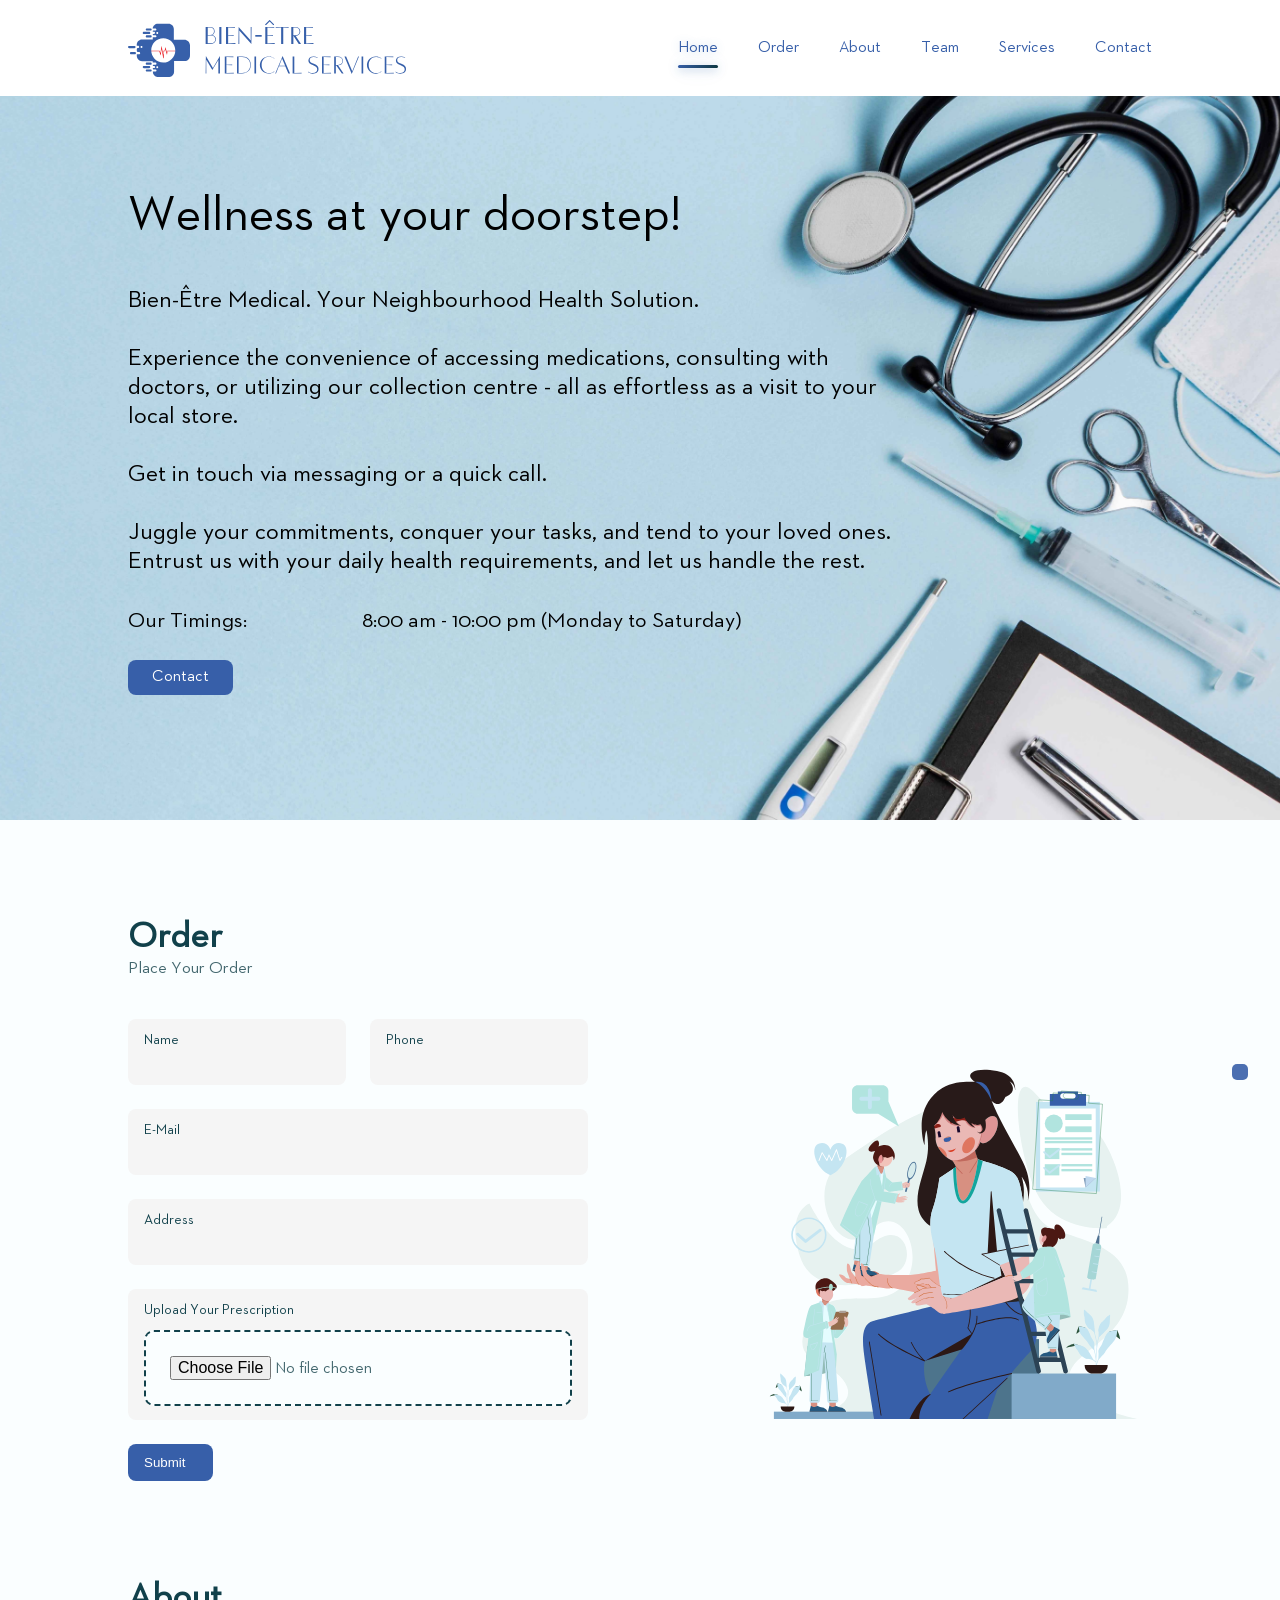
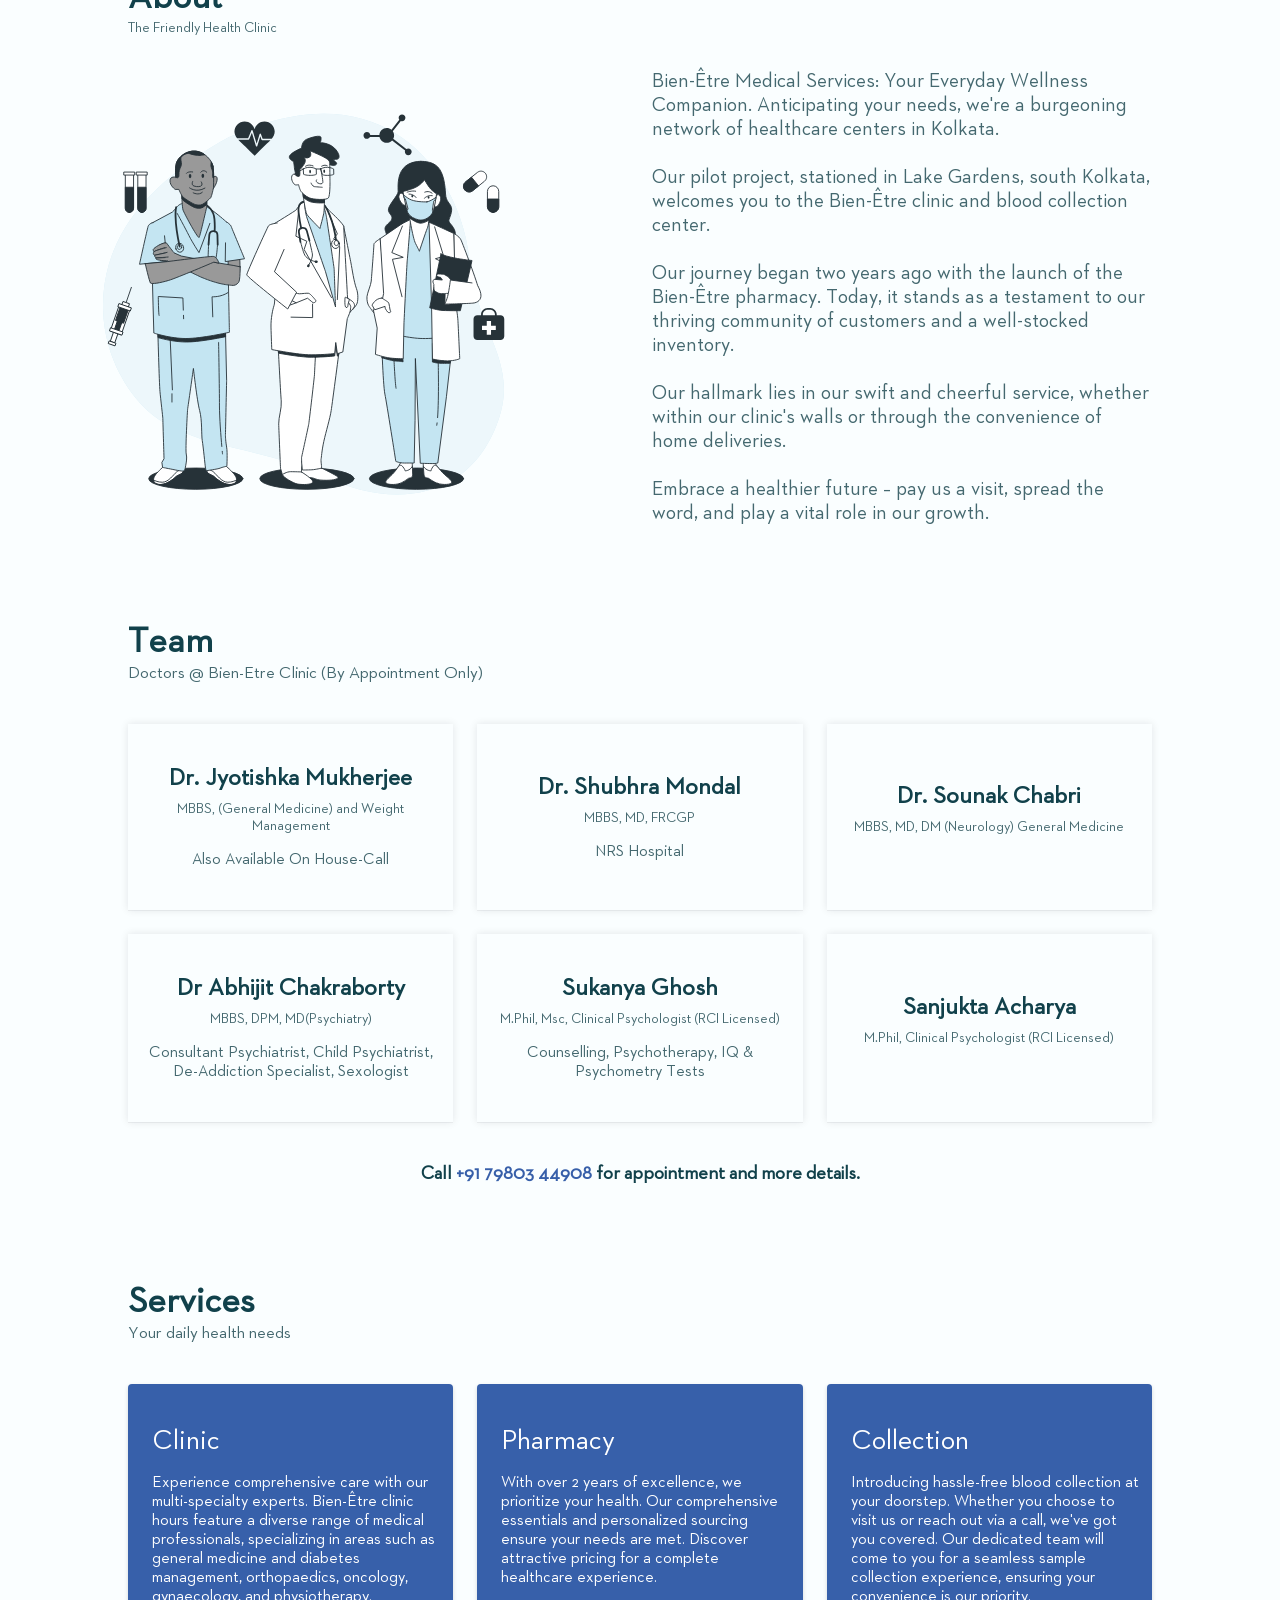
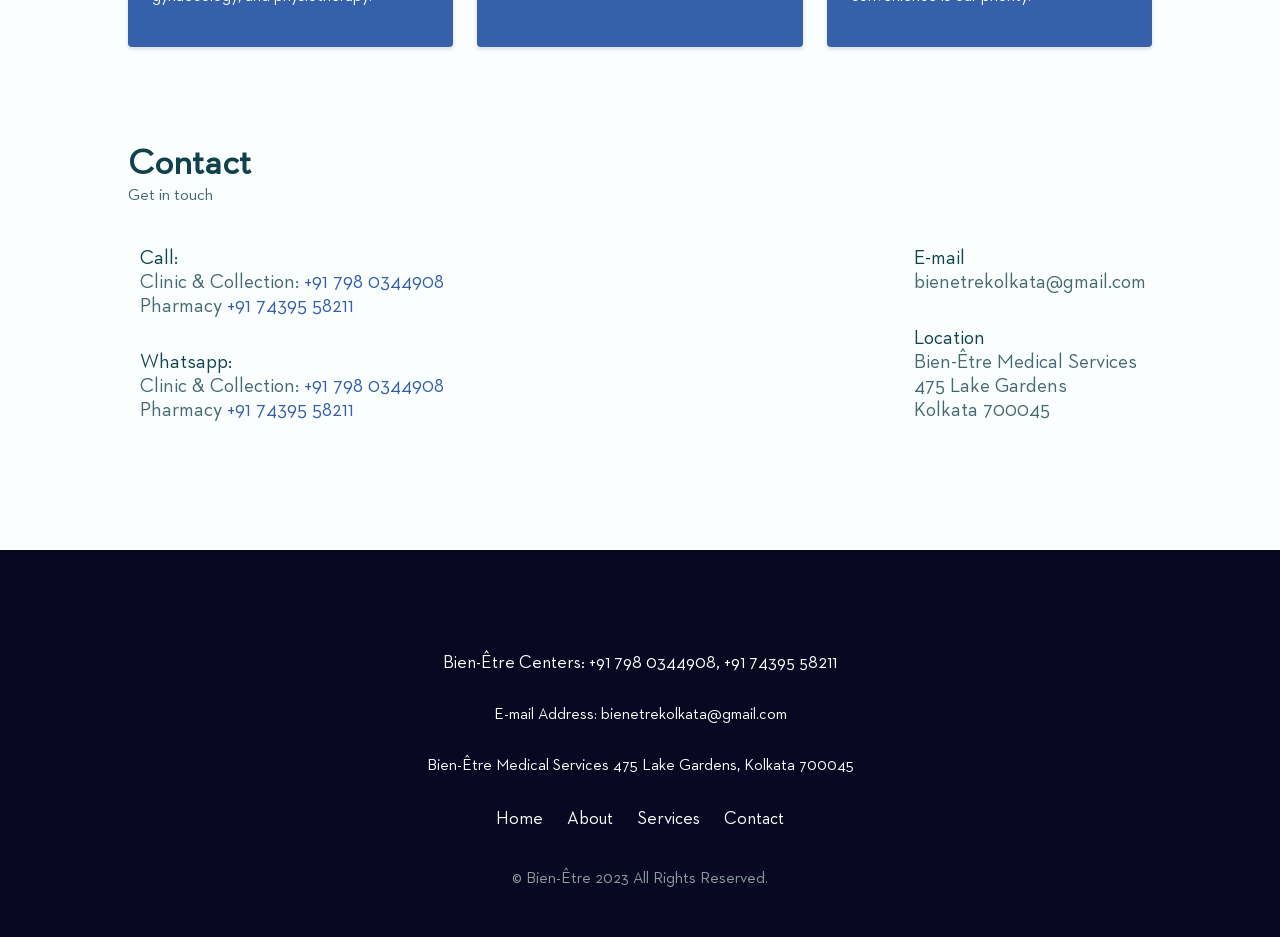
<file: index.html>
<!DOCTYPE html>
<html lang="en">

<head>
    <meta charset="UTF-8">
    <meta name="viewport" content="width=device-width, initial-scale=1.0">

    <!--=============== UNIICONS ===============-->
    <link rel="stylesheet" href="https://unicons.iconscout.com/release/v4.0.0/css/line.css">
    <link rel="stylesheet" href="https://unicons.iconscout.com/release/v4.0.0/css/thinline.css">
    <!--=============== CSS ===============-->
    <link rel="stylesheet" href="assets/css/styles.css">
    <link rel="stylesheet" href="assets/css/swiper-bundle.min.css">
    <link rel="stylesheet" href="https://cdn.jsdelivr.net/npm/swiper@11/swiper-bundle.min.css" />
    <link rel="icon" href="/assets/img/favicon.svg">
    <meta name="keywords"
        content="health, fitness, wellness, medicine, pharmacy, doctor clinic, blood collection, medicine store, diagnostic sample collection centre, pathlab, home sample collection, bien être, Health Kolkata, Health care Kolkata, Health Lake Gardens, Medical Kolkata, Medical Lake Gardens, Health clinic Lake Gardens, Pharmacy Lake Gardens, Doctors clinic LakeGardens, pharmacyKolkata, Top Pharmacies in Kolkata, Best Pharmacies in Kolkata, Best Pharmacies in India, Top Pharmacies in India.">
    <title>Bien-Être Medical</title>
    <meta name="description"
        content="Bien-Être Medical Services is an upcoming chain of healthcare centres in Kolkata that aims to meet your day-to-day wellness needs. Pharmacies in Kolkata">
    <link rel="canonical" href="https://bienetremedical.com/">
    <meta property="og:locale" content="en_us">
</head>

<body>
    <header class="header" id="header">
        <nav class="nav container">
            <a href="#home" class="nav__logo"><img src="./assets/img/Final.svg" alt="Bien-Etre Logo"></a>
            <div class="nav__menu" id="nav-menu">
                <ul class="nav__list">
                    <li class="nav__item">
                        <a href="#home" class="nav__link">Home</a>
                    </li>
                    <li class="nav__item">
                        <a href="#order" class="nav__link">Order</a>
                    </li>
                    <li class="nav__item">
                        <a href="#about" class="nav__link">About</a>
                    </li>
                    <li class="nav__item">
                        <a href="#team" class="nav__link">Team</a>
                    </li>
                    <li class="nav__item">
                        <a href="#services" class="nav__link">Services</a>
                    </li>
                    <li class="nav__item">
                        <a href="#contact" class="nav__link">Contact</a>
                    </li>
                </ul>
                <i class="uit uil-times nav__close" id="nav-close"></i>
            </div>

            <div class="nav__toggle" id="nav-toggle">
                <i class="uil uil-apps"></i>
            </div>
        </nav>
    </header>

    <main class="main">
        <!--==================== HOME ====================-->
        <section class="home" id="home">
            <img src="assets/img/Hero.webp" alt="Home Img" class="home__img">
            <div class="home__container container grid">
                <div class="home__data">
                    <span class="home__data-title"> Wellness at your doorstep!</span>
                    <h1 class="home__data-subtitle">Bien-Être Medical. Your Neighbourhood Health Solution.<br> <br>
                        Experience
                        the convenience of accessing medications, consulting with <br> doctors, or utilizing our
                        collection
                        centre - all as effortless as a visit to your <br> local store.<br><br>Get in touch via
                        messaging or
                        a quick call. <br><br>Juggle your commitments, conquer your tasks, and tend to your loved
                        ones.<br>
                        Entrust us with your daily health requirements, and let us handle the rest.</h1>
                    <div class="timings">
                        <div class="timing_heading">
                            <h3 class="timing_title">Our Timings:</h3>
                        </div>
                        <div class="timing">
                            <h3 class="timing"> 8:00 am - 10:00 pm (Monday to Saturday)</h3><br>
                            <!-- <h3 class="timing">8:30 am - 10:30 am (Sunday)</h3> -->
                        </div>
                    </div>
                    <a href="#contact" class="button__home">Contact
                        <!-- <i class="uil uil-phone button__icon-home"></i> -->
                    </a>
                </div>
            </div>

        </section>

        <!--==================== PLACE ORDER ====================-->
        <section class="contact section container" id="order">
            <h2 class="section__title">Order</h2>
            <span class="section__subtitle">Place Your Order</span>

            <div class="contact__container container grid">
                <div>
                    <form action="/pages/success" method="POST" enctype="multipart/form-data" data-netlify="true"
                        class="contact__form grid" name="Customer_query" netlify-honeypot="bot-field">
                        <div class="contact__inputs grid">
                            <p class="hidden">
                                <label>
                                    Don’t fill this out if you’re human: <input name="bot-field" />
                                </label>
                            </p>
                            <div class="contact__content">
                                <lable class="contact__lable">Name</lable>
                                <input type="text" class="contact__input" name="name">
                            </div>
                            <div class="contact__content">
                                <lable class="contact__lable">Phone</lable>
                                <input type="phone" class="contact__input" name="phone">
                            </div>
                        </div>
                        <div class="contact__content">
                            <lable class="contact__lable">E-Mail</lable>
                            <input type="text" class="contact__input" name="E-mail">
                        </div>
                        <div class="contact__content">
                            <lable class="contact__lable">Address</lable>
                            <input type="text" class="contact__input" name="Address">
                        </div>
                        <div class="contact__content">
                            <lable class="contact__lable">Upload Your Prescription</lable>
                            <input class="presc-upload" name="file" type="file" accept="image/png, image/jpeg"
                                onchange="validateFileSize(this)" />
                            <p id="file-size-error" style="color: red; display: none;">File size exceeds 200KB limit.
                            </p>
                            <script>
                                function validateFileSize(input) {
                                    const file = input.files[0];
                                    if (file.size > 200 * 1024) {
                                        document.getElementById('file-size-error').style.display = 'block';
                                        input.value = '';
                                    } else {
                                        document.getElementById('file-size-error').style.display = 'none';
                                    }
                                }
                            </script>
                        </div>
                        <div>
                            <button type="submit" class="button button--flex send-button">
                                Submit
                                <i class="uil uil-message button__icon"></i>
                            </button>
                        </div>
                    </form>
                </div>
                <div class="order-img">
                    <img src="assets/img/order.svg" alt="Order Img" class="contact__img">
                </div>
            </div>
        </section>


        <!--==================== ABOUT ====================-->
        <section class="about section" id="about">
            <div class="container about__container">
                <h1 class="section__title-about">About</h1>
                <span class="section__subtitle-about">The Friendly Health Clinic</span>
                <div class="about__watermark about__content grid">
                    <div class="about__img"><img src="./assets/img/about.svg" alt="About Img"></div>
                    <div class="about__data">
                        <p>Bien-Être Medical Services: Your Everyday Wellness Companion. Anticipating your needs, we're
                            a burgeoning network of healthcare centers in Kolkata. <br> <br>
                            Our pilot project, stationed in Lake Gardens, south Kolkata, welcomes you to the Bien-Être
                            clinic and blood collection center. <br> <br>
                            Our journey began two years ago with the launch of the Bien-Être pharmacy. Today, it stands
                            as a testament to our thriving community of customers and a well-stocked inventory. <br>
                            <br>
                            Our hallmark lies in our swift and cheerful service, whether within our clinic's walls or
                            through the convenience of home deliveries. <br> <br>
                            Embrace a healthier future – pay us a visit, spread the word, and play a vital role in our
                            growth.
                        </p>
                    </div>
                </div>
            </div>
        </section>

        <!--==================== Team ====================-->
        <section class="services container section" id="team">
            <div class="">
                <h1 class="section__title">Team</h1>
                <span class="section__subtitle">Doctors @ Bien-Etre Clinic (By Appointment Only)</span>
            </div>
            <div class="team__container container grid">
                <div class="team__content">
                    <div>
                        <h3 class="team__title">Dr. Jyotishka Mukherjee</h3>
                        <p class="team__description">MBBS, (General Medicine) and Weight Management</p>
                        <!-- Notes -->
                        <div class="team__notes">
                            <ul>
                                <li>
                                    Also Available On House-Call
                                </li>
                            </ul>
                        </div>
                    </div>
                </div>
                <div class="team__content">
                    <div>
                        <h3 class="team__title">Dr. Shubhra Mondal</h3>
                        <p class="team__description">MBBS, MD, FRCGP</p>
                        <div class="team__notes">
                            <ul>
                                <li>
                                    NRS Hospital
                                </li>
                            </ul>
                        </div>
                    </div>
                </div>
                <div class="team__content">
                    <div>
                        <h3 class="team__title">Dr. Sounak Chabri</h3>
                        <p class="team__description">MBBS, MD, DM (Neurology) General Medicine</p>
                    </div>
                </div>
                <div class="team__content">
                    <div>
                        <h3 class="team__title">Dr Abhijit Chakraborty</h3>
                        <p class="team__description">MBBS, DPM, MD(Psychiatry)</p>
                        <div class="team__notes">
                            <ul>
                                <li>
                                    Consultant Psychiatrist, Child Psychiatrist, De-Addiction Specialist, Sexologist
                                </li>
                            </ul>
                        </div>
                    </div>
                </div>
                <div class="team__content">
                    <div>
                        <h3 class="team__title">Sukanya Ghosh</h3>
                        <p class="team__description">M.Phil, Msc, Clinical Psychologist (RCI Licensed)</p>
                        <div class="team__notes">
                            <ul>
                                <li>
                                    Counselling, Psychotherapy, IQ &amp; Psychometry Tests
                                </li>
                            </ul>
                        </div>
                    </div>
                </div>
                <div class="team__content">
                    <div>
                        <h3 class="team__title">Sanjukta Acharya</h3>
                        <p class="team__description">M.Phil, Clinical Psychologist (RCI Licensed)</p>
                    </div>
                </div>
            </div>
            <div class="team__contact">
                <h3 class="team__contact-title">
                    <i class="uil uil-phone team__contact-icon"></i>
                    Call <a href="tel:+917980344908">
                        +91 79803 44908
                    </a> for appointment and more details.
                </h3>
            </div>
        </section>
        <!--==================== SERVICES ====================-->
        <section class="services container section" id="services">
            <div class="">
                <h1 class="section__title">Services</h1>
                <span class="section__subtitle">Your daily health needs</span>
            </div>
            <div class="services__container container grid">
                <!--==================== SERVICES 1 ====================-->
                <div class="services__content">
                    <div>
                        <i class="uil uit-clinic-medical services__icon"></i>
                        <h3 class="services__title">Clinic</h3>
                    </div>
                    <p class="services__description">Experience comprehensive care with our multi-specialty experts.
                        Bien-Être clinic hours feature a diverse range of medical professionals, specializing in areas
                        such as general medicine and diabetes management, orthopaedics, oncology, gynaecology, and
                        physiotherapy.
                    </p>
                    <!-- <span class="services__button">
                        Coming Soon!
                    </span> -->
                    <div class="overlay">
                        <i class="uil uit-clinic-medical over_icon"></i>
                        <div class="text">Clinic</div>
                        <ul class="clinic-table">
                            <li>General Medicine</li>
                            <li>Psychiatry</li>
                            <li>Clinical Psychology</li>
                            <li>Physiotherapy</li>
                            <li>Call: <a href="tel:+917980344908">+91 7980344908</a></li>
                        </ul>
                        <!-- <div class="coming_soon">Coming Soon!</div> -->
                    </div>
                </div>
                <!--==================== SERVICES 2 ====================-->
                <div class="services__content">
                    <div>
                        <i class="uit uit-shield-plus services__icon"></i>
                        <h3 class="services__title">Pharmacy</h3>
                    </div>
                    <p class="services__description">With over 2 years of excellence, we prioritize your health. Our
                        comprehensive essentials and personalized sourcing ensure your needs are met. Discover
                        attractive pricing for a complete healthcare experience.</p>
                    <div class="overlay">
                        <i class="uil uit-shield-plus over_icon"></i>
                        <div class="text">Pharmacy</div>
                        <div class="services__description-overlay">GENUINE MEDICINES <br>
                            UPTO 20% OFF <br>
                            FREE HOME DELIVERY <br>
                            Call: <a href="tel:+917439558211">+91 7439558211</a>
                        </div>
                    </div>
                </div>
                <!--==================== SERVICES 3 ====================-->
                <div class="services__content">
                    <script>
                        document.querySelectorAll('.services__content').forEach(item => {
                            if (window.innerWidth <= 768) { // Check if the screen width is 768px or less
                                item.addEventListener('click', event => {
                                    const overlay = item.querySelector('.overlay');
                                    if (overlay) {
                                        if (overlay.style.bottom === '0') {
                                            overlay.style.bottom = '-100%';
                                            overlay.style.height = '0';
                                        }

                                        else {
                                            document.querySelectorAll('.overlay').forEach(overlay => {
                                                overlay.style.bottom = '-100%';
                                                overlay.style.height = '0';
                                            });
                                            overlay.style.bottom = '0';
                                            overlay.style.height = '100%';
                                        }
                                    }
                                });
                            }
                        });
                    </script>
                    <div>
                        <i class="uil uit-microscope services__icon"></i>
                        <h3 class="services__title">Collection</h3>
                    </div>
                    <p class="services__description">Introducing hassle-free blood collection at your doorstep. Whether
                        you choose to visit us or reach out via a call, we've got you covered. Our dedicated team will
                        come to you for a seamless sample collection experience, ensuring your convenience is our
                        priority.</p>

                    <!-- <span class="button button--flex button--small button--link services__button">
                        Coming Soon!
                    </span> -->
                    <div class="overlay">
                        <i class="uil uit-microscope over_icon"></i>
                        <div class="text">Collection</div>
                        <ul class="clinic-table collection_table">
                            <li>Absolute Eosinophil Count</li>
                            <li>Adenosine Deaminase (ADA), Fluid</li>
                            <li>Afb Stain</li>
                            <li>ALP (Alkaline Phosphatase)</li>
                            <li>AMH - Anti Mullerian Hormone, MULLERIAN INHIBITING SUBSTANCE (MIS), Serum</li>
                            <li>Amylase</li>
                            <li>ANA (Anti Nuclear Antibody), IFA</li>
                            <li>Anti Nuclear Antibody, EIA</li>
                            <li>Anti Cyclic Citrullinated Peptide - Anti CCP</li>
                            <li>Anti -ds DNA Antibody, EIA</li>
                            <li>Anti HCV (By card) : Anti Hepatitis C Virus (By card)</li>
                            <li>Anti TPO (Thyroid Peroxidase) Antibody</li>
                            <li>APTT Activated Partial Thromboplastin Citrated plasma</li>
                            <li>Bilirubin Total, Direct & Indirect</li>
                            <li>Blood Culture, Bactec Aerobic</li>
                            <li>Blood Culture, Bactec Anaerobic</li>
                            <li>Blood Glucose - F/PP (each)</li>
                            <li>Blood Group (ABO & Rh Factor)</li>
                            <li>Blood Urea Nitrogen (BUN)</li>
                            <li>CA 125 ; OVARIAN CANCER MARKER</li>
                            <li>Calcium, Serum</li>
                            <li>Cardiolipin Antibody ACL-Profile</li>
                            <li>CBC (Complete Blood Count)</li>
                            <li>Cholesterol Total</li>
                            <li>Coomb's Test-DirectDirect Antiglobulin Test (DAT)-AutomatedBlood</li>
                            <li>Coomb's Test-IndirectIndirect Antiglobulin Test (IAT)-AutomatedSerum</li>
                            <li>Cortisol (Evening/Morning Sample) - Each sample</li>
                            <li>C-Peptide</li>
                            <li>CPK -Total (Creatinine PhosphoKinase Total)</li>
                            <li>Creatinine, Serum</li>
                            <li>CRP, Immunoturbidimetry (Quantitative)</li>
                            <li>Dual Test (1st Trimester)</li>
                            <li>Triple Test (2nd Trimester)</li>
                            <li>Quadruple Test</li>
                            <li>E2 (Estradiol), Serum</li>
                            <li>Electrolytes, Serum (Na+, K+, Cl-)</li>
                            <li>Ferritin</li>
                            <li>Free T4 & TSH</li>
                            <li>FSH (Follicle Stimulating Hormone), Serum</li>
                            <li>Haemogram (CBC with ESR)</li>
                            <li>HBA1C with Graph</li>
                            <li>HBsAg Screen (by Rapid Card)-qualitative</li>
                            <li>Hemoglobin (Hb)</li>
                            <li>Hemoglobin electrophoresis- HPLC (Hb HPLC)</li>
                            <li>Histopathology - Medium Specimen</li>
                            <li>HIV I&II Antibody Screen (Qualitative)</li>
                            <li>HIV I&II P 24 Antigen</li>
                            <li>Flow cytometry - HLA B-27</li>
                            <li>Immunoglobulin IgE</li>
                            <li>Insulin (Fasting), Serum</li>
                            <li>Iron Studies, Basic</li>
                            <li>Kidney Function Test (KFT)</li>
                            <li>Large - Histopathology</li>
                            <li>LBC/PAP</li>
                            <li>LDH Lactate Dehydrogenase Serum</li>
                            <li>LH (Luteinizing Hormone), Serum</li>
                            <li>Lipase</li>
                            <li>Lipid Profile (Basic)</li>
                            <li>Liver Function Test (LFT)</li>
                            <li>Malaria Antigen (P. vivax/Falciparum)</li>
                            <li>Microalbumin Creatinine Ratio, Random Urine</li>
                            <li>Peripheral Blood Smear</li>
                            <li>Platelet Count</li>
                            <li>Potassium</li>
                            <li>Pregnancy Test, Urine</li>
                            <li>Progesterone</li>
                            <li>Prolactin</li>
                            <li>Protein Electrophoresis</li>
                            <li>Protein Total</li>
                            <li>Prothrombin Time (PT) and INR (International Normalized Ratio)</li>
                            <li>Culture & Sensitivity Aerobic (Conventional) - Pus</li>
                            <li>Rheumatoid Factor - RF Factor, (Quantitative)</li>
                            <li>AST (Aspartate Aminotransferase), SGOT</li>
                            <li>ALT (Alanine Aminotransferase), SGPT</li>
                            <li>Small - Histopathology</li>
                            <li>Sodium</li>
                            <li>Culture & Sensitivity Aerobic (Conventional) - Stool</li>
                            <li>Stool For Occult Blood</li>
                            <li>Stool Examination (Routine)</li>
                            <li>TB PCR</li>
                            <li>Testosterone Free</li>
                            <li>TESTOSTERONE TOTAL, Serum</li>
                            <li>Thyroid Profile Free (FT3, FT4, TSH)</li>
                            <li>Thyroid Profile Total (T3, T4, TSH)</li>
                            <li>Torch IgG Antibodies</li>
                            <li>Torch IgM & IgG Antibodies- 10 PARAMETERS</li>
                            <li>Torch IgM Antibodies</li>
                            <li>Total B -hCG, Quantitative, Serum Maternal/Gestational Marker (Beta HCG)</li>
                            <li>Total PSA (Total Prostate Specific Antigen)</li>
                            <li>Triglycerides biochemical serum</li>
                            <li>TSH-ultra sensitive (Thyroid Stimulating Hormone -ultra sensitive)</li>
                            <li>Typhidot IgM</li>
                            <li>Urea, Serum</li>
                            <li>Uric Acid, Serum</li>
                            <li>Culture & Sensitivity Aerobic (Conventional) - Urine</li>
                            <li>Urine Examination (Routine)</li>
                            <li>VDRL (RPR), Serum</li>
                            <li>Vitamin B12 (Cyanocobalamin)</li>
                            <li>Vitamin D, 25 - OH</li>
                            <li>Widal (Tube Agglutination)</li>
                        </ul>
                    </div>
                </div>
        </section>



        <!--==================== CONTACT ====================-->
        <section class="contact section container" id="contact">
            <h2 class="section__title">Contact</h2>
            <span class="section__subtitle">Get in touch</span>

            <div class="contact__container container grid">
                <div>
                    <div class="contact__information">
                        <i class="uil uil-phone contact__icon"></i>
                        <div>
                            <h3 class="contact__title">Call: </h3>
                            <span class="contact__subtitle">Clinic & Collection: <a href="tel:+917980344908">+91 798
                                    0344908</a><br> Pharmacy <a href="tel:+917439558211">+91 74395 58211</a></span>
                        </div>
                    </div>

                    <div class="contact__information">
                        <i class="uil uil-whatsapp contact__icon"></i>
                        <div>
                            <h3 class="contact__title">Whatsapp:</h3>
                            <span class="contact__subtitle">Clinic & Collection: <a
                                    href="https://api.whatsapp.com/send?phone=917980344908">+91
                                    798
                                    0344908</a><br> Pharmacy <a
                                    href="https://api.whatsapp.com/send?phone=9174395582118">
                                    +91 74395 58211</a></span>
                        </div>
                    </div>
                </div>
                <div>
                    <div class="contact__information">
                        <i class="uil uil-envelope-alt contact__icon"></i>
                        <div>
                            <h3 class="contact__title">E-mail</h3>
                            <span class="contact__subtitle">bienetrekolkata@gmail.com</span>
                        </div>
                    </div>

                    <div class="contact__information">
                        <i class="uil uil-map-marker contact__icon"></i>
                        <div>
                            <h3 class="contact__title">Location</h3>
                            <span class="contact__subtitle">Bien-Être Medical Services <br> 475 Lake Gardens <br>Kolkata
                                700045</span>
                        </div>
                    </div>
                </div>
            </div>
        </section>
        <!--==================== FOOTER ====================-->
        <footer class="footer">
            <div class="footer__bg">
                <div class="footer__container container grid">
                    <div class="footer__socials">
                        <a href="https://www.facebook.com/profile.php?id=100073415925576" target="blank"
                            class="footer__social">
                            <i class="uil uil-facebook-f footer__icons"></i>
                        </a>

                        <a href="https://www.instagram.com/bienetremedicakolkata/" target="blank"
                            class="footer__social">
                            <i class="uil uil-instagram footer__icons"></i>
                        </a>

                        <a href="https://twitter.com/@bienetremedica1" target="blank" class="footer__social">
                            <i class="uil uil-twitter footer__icons"></i>
                        </a>

                        <a href="http://www.linkedin.com/in/bienetremedicalkolkata" target="blank"
                            class="footer__social">
                            <i class="uil uil-linkedin footer__icons"></i>
                        </a>
                    </div>

                    <ul class="footer__links">
                        <li class="footer__text">Bien-Être Centers:
                            <a href="tel:+917980344908" class="footer__link">+91 798 0344908</a>,
                            <a href="tel:+917439558211" class="footer__link">+91 74395 58211</a>
                        </li>
                    </ul>
                    <div class="email__alt">E-mail Address:
                        <a class="email" href="mailto:bienetrekolkata@gmail.com">bienetrekolkata@gmail.com</a>
                    </div>
                    <span class="footer__address">Bien-Être Medical Services 475 Lake Gardens,
                        Kolkata 700045</span>
                    <ul class="footer__links">
                        <li>
                            <a href="#home" class="footer__link">Home</a>
                        </li>
                        <li>
                            <a href="#about" class="footer__link">About</a>
                        </li>
                        <li>
                            <a href="#services" class="footer__link">Services</a>
                        </li>
                        <li>
                            <a href="#contact" class="footer__link">Contact</a>
                        </li>
                    </ul>
                </div>
                <p class="footer__copy">&#169; Bien-Être 2023 All Rights Reserved.</p>
            </div>
        </footer>
        <!--========== SCROLL UP ==========-->
        <a href="#home" class="scrollup" id="scroll-up">
            <i class="uil uil-arrow-up scrollup__icon"></i>
        </a>
        <script src="assets/js/swiper-bundle.min.js"></script>
        <!--=============== SCROLL REVEAL===============-->
        <script src="assets/js/scrollreveal.min.js"></script>

        <!--=============== MAIN JS ===============-->
        <script src="assets/js/main.js"></script>
</body>

</html>
</file>
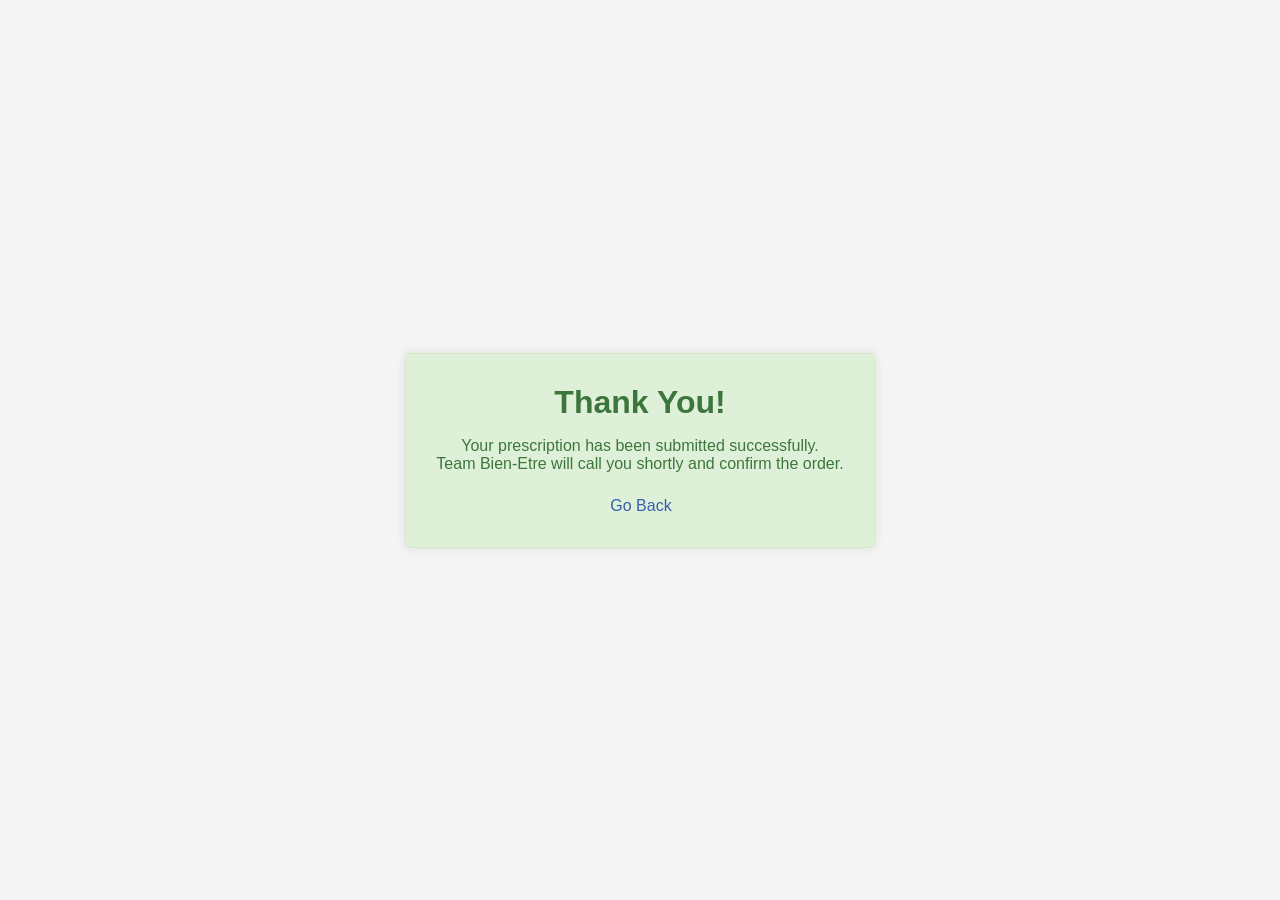
<file: pages/success.html>
<!DOCTYPE html>
<html lang="en">

<head>
    <meta charset="UTF-8">
    <meta name="viewport" content="width=device-width, initial-scale=1.0">
    <link rel="stylesheet" href="https://unicons.iconscout.com/release/v4.0.0/css/line.css">

    <title>Bien Etre | Success</title>
</head>

<body>
    <div class="success-message">
        <h1>Thank You!</h1>
        <p>Your prescription has been submitted successfully. <br> Team Bien-Etre will call you shortly and confirm the
            order.</p>

        <div>
            <a href="/" class="back-btn">
                <i class="uil uil-arrow-left"></i>
                Go Back
        </div>
        </a>
    </div>

    <style>
        body {
            font-family: Arial, sans-serif;
            background-color: #f4f4f4;
            display: flex;
            justify-content: center;
            align-items: center;
            height: 100vh;
            margin: 0;
        }

        .success-message {
            background-color: #dff0d8;
            color: #3c763d;
            border: 1px solid #d6e9c6;
            padding: 30px;
            border-radius: 5px;
            text-align: center;
            box-shadow: 0 0 10px rgba(0, 0, 0, 0.1);
        }

        .success-message h1 {
            margin: 0 0 10px;
        }

        .success-message p {
            margin-bottom: 1rem;
        }

        .back-btn {
            text-decoration: none;
            color: hsl(219, 51%, 44%);
        }

        .back-btn i {
            margin-right: 2px;
            font-size: 1.5rem;

        }
    </style>
</body>

</html>
</file>
<file: assets/css/styles.css>
/*=============== GOOGLE FONTS ===============*/
@font-face {
  font-family: "NeutraText";
  src: url("/assets/fonts/Neutraface2Text-Book.woff") format("woff"),
    url("/assets/fonts/Neutraface2Text-Book.woff2") format("woff2");
}

/*=============== VARIABLES CSS ===============*/
:root {
  --header-height: 4rem;

  /*========== Colors ==========*/
  /* Change favorite color to match images */
  /*Green dark 190 - Green 171 - Grren Blue 200*/
  --hue-color: 190;

  /* HSL color mode */
  --first-color: hsl(219, 51%, 44%);
  --first-color-second: hsl(var(--hue-color), 64%, 22%);
  --first-color-alt: hsl(var(--hue-color), 64%, 15%);
  --title-color: hsl(var(--hue-color), 64%, 18%);
  --text-color: hsl(var(--hue-color), 24%, 35%);
  --text-color-light: hsl(var(--hue-color), 8%, 60%);
  --input-color: rgb(245, 245, 245);
  --body-color: hsl(var(--hue-color), 100%, 99%);
  --white-color: #fff;
  --scroll-bar-color: hsl(var(--hue-color), 12%, 90%);
  --scroll-thumb-color: hsl(var(--hue-color), 12%, 75%);

  /*========== Font and typography ==========*/
  --body-font: "NeutraText";
  --title-font: "NeutraText";
  --biggest-font-size: 2.5rem;
  --h1-font-size: 1.5rem;
  --h2-font-size: 1.25rem;
  --h3-font-size: 1rem;
  --normal-font-size: 0.938rem;
  --small-font-size: 0.813rem;
  --smaller-font-size: 0.75rem;

  /*========== Font weight ==========*/
  --font-medium: 500;
  --font-semi-bold: 600;

  /*========== Margenes Bottom ==========*/
  --mb-0-25: 0.25rem;
  --mb-0-5: 0.5rem;
  --mb-0-75: 0.75rem;
  --mb-1: 1rem;
  --mb-1-25: 1.25rem;
  --mb-1-5: 1.5rem;
  --mb-2: 2rem;
  --mb-2-5: 2.5rem;

  /*========== z index ==========*/
  --z-tooltip: 10;
  --z-fixed: 100;

  /*========== Hover overlay ==========*/
  --img-transition: 0.3s;
  --img-hidden: hidden;
  --img-scale: scale(1.1);
}

@media screen and (min-width: 968px) {
  :root {
    --biggest-font-size: 4rem;
    --h1-font-size: 2.25rem;
    --h2-font-size: 1.75rem;
    --h3-font-size: 1.25rem;
    --normal-font-size: 1rem;
    --small-font-size: 0.875rem;
    --smaller-font-size: 0.813rem;
  }
}

/*=============== BASE ===============*/
* {
  box-sizing: border-box;
  padding: 0;
  margin: 0;
}

html {
  scroll-behavior: smooth;
}

body {
  margin: var(--header-height) 0 0 0;
  font-family: var(--body-font);
  font-size: var(--normal-font-size);
  background-color: var(--body-color);
  color: var(--text-color);
}

h1,
h2,
h3 {
  color: var(--title-color);
  font-weight: var(--font-semi-bold);
  font-family: var(--title-font);
}

p {
  font-size: 20px;
}

ul {
  list-style: none;
}

a {
  text-decoration: none;
  color: var(--first-color);
}

img {
  max-width: 100%;
  height: auto;
}

input {
  border: none;
  font-family: var(--body-font);
  font-size: var(--normal-font-size);
}

span {
  font-size: var(--normal-font-size);
}

input {
  outline: none;
}

.main {
  overflow-x: hidden;
}

/*=============== REUSABLE CSS CLASSES ===============*/
.section {
  padding: 2rem 0 4rem;
  scroll-margin-top: var(--header-height);
}

.section__title {
  font-size: var(--h1-font-size);
}

.section__subtitle {
  display: block;
  font-size: 17px;
  margin-bottom: var(--mb-2-5);
}

.section__title,
.section__subtitle {
  text-align: left;
}

.container {
  max-width: 968px;
  margin-left: var(--mb-1);
  margin-right: var(--mb-1);
}

.grid {
  display: grid;
  gap: 1.5rem;
}

/*=============== HEADER ===============*/
.header {
  width: 100%;
  position: fixed;
  top: 0;
  left: 0;
  z-index: var(--z-fixed);
  background-color: white;
}

/*=============== NAV ===============*/
.nav {
  height: var(--header-height);
  display: flex;
  justify-content: space-between;
  align-items: center;
}

.nav__toggle {
  color: var(--text-color);
}

.nav__logo {
  display: grid;
  transform: translateY(0.01rem);
  width: 280px;
}

.nav__toggle {
  font-size: 1.2rem;
  cursor: pointer;
}

.nav__menu {
  position: relative;
}

@media screen and (max-width: 767px) {
  .nav__menu {
    position: fixed;
    background-color: var(--body-color);
    top: 0;
    right: -100%;
    width: 70%;
    height: 100%;
    box-shadow: -1px 0 4px rgba(14, 55, 63, 0.15);
    padding: 3rem;
    transition: 0.4s;
    backdrop-filter: blur(10px);
  }

  .nav__link::after {
    display: none;
  }

  .active-link::before {
    display: none;
  }

  .active-link {
    background: linear-gradient(135deg, var(--first-color), var(--first-color-alt));
    color: var(--white-color);
    padding: 0.75rem 1.25rem;
    border-radius: 12px;
    margin: -0.75rem -1.25rem;
    transform: scale(1.02);
    box-shadow:
      0 8px 25px rgba(72, 123, 181, 0.4),
      0 4px 10px rgba(72, 123, 181, 0.3),
      inset 0 1px 0 rgba(255, 255, 255, 0.2);
    transition: all 0.4s cubic-bezier(0.25, 0.8, 0.25, 1);
    animation: mobilePulse 3s ease-in-out infinite;
    position: relative;
    overflow: hidden;
  }

  .active-link::after {
    content: "";
    position: absolute;
    top: 0;
    left: -100%;
    width: 100%;
    height: 100%;
    background: linear-gradient(90deg,
        transparent,
        rgba(255, 255, 255, 0.2),
        transparent);
    transition: left 0.5s ease;
    animation: shimmer 2s ease-in-out infinite;
  }

  @keyframes mobilePulse {

    0%,
    100% {
      box-shadow:
        0 8px 25px rgba(72, 123, 181, 0.4),
        0 4px 10px rgba(72, 123, 181, 0.3),
        inset 0 1px 0 rgba(255, 255, 255, 0.2);
    }

    50% {
      box-shadow:
        0 12px 35px rgba(72, 123, 181, 0.6),
        0 6px 15px rgba(72, 123, 181, 0.4),
        inset 0 1px 0 rgba(255, 255, 255, 0.3);
    }
  }

  @keyframes shimmer {
    0% {
      left: -100%;
    }

    100% {
      left: 100%;
    }
  }

  .nav__link {
    padding: 0.5rem 0;
    border-radius: 8px;
    transition: all 0.3s ease;
  }

  .nav__link:hover:not(.active-link) {
    background-color: hsla(219, 51%, 44%, 0.1);
    padding: 0.5rem 1rem;
    margin: 0 -1rem;
    transform: translateX(10px);
  }
}

.nav__list {
  display: flex;
  flex-direction: column;
  row-gap: 2rem;
}

.nav__link {
  color: var(--first-color);
  font-weight: var(--font-semi-bold);
  text-transform: uppercase;
  position: relative;
  transition: all 0.3s ease;
  overflow: hidden;
}

.nav__link:hover:not(.active-link) {
  color: var(--first-color-alt);
  transform: translateY(-2px);
  text-shadow: 0 4px 8px rgba(72, 123, 181, 0.3);
}

.nav__link::after {
  content: "";
  position: absolute;
  bottom: -0.75rem;
  left: 0;
  width: 100%;
  height: 2px;
  background: linear-gradient(135deg, var(--first-color), var(--first-color-alt));
  transform: scaleX(0);
  transform-origin: left;
  transition: transform 0.3s ease;
  border-radius: 1px;
}

.nav__link:hover:not(.active-link)::after {
  transform: scaleX(1);
  box-shadow: 0 0 10px rgba(72, 123, 181, 0.5);
}

/* Hide hover pseudo-element on active links */
.active-link::after {
  display: none;
}

.nav__close {
  position: absolute;
  top: 0.75rem;
  right: 1rem;
  font-size: 1.5rem;
  color: var(--title-color);
  cursor: pointer;
}

/* show menu */
.show-menu {
  right: 0;
}

/* Change background header */
.scroll-header {
  box-shadow: 0 0 4px rgba(14, 55, 63, 0.15);
}

.scroll-header .nav__logo,
.scroll-header .nav__toggle {
  color: var(--title-color);
}

/* Active link */
.active-link {
  position: relative;
  color: var(--first-color);
  font-weight: var(--font-semi-bold);
  transition: all 0.3s ease;
  text-shadow: 0 0 10px rgba(72, 123, 181, 0.3);
}

/* Prevent hover effects on active links */
.active-link:hover {
  color: var(--first-color) !important;
  transform: none !important;
  text-shadow: 0 0 10px rgba(72, 123, 181, 0.3) !important;
}

.active-link::before {
  content: "";
  position: absolute;
  background: linear-gradient(135deg, var(--first-color), var(--first-color-alt));
  width: 100%;
  height: 3px;
  bottom: -0.75rem;
  left: 0;
  border-radius: 2px;
  transform: scaleX(1);
  transition: all 0.4s cubic-bezier(0.25, 0.8, 0.25, 1);
  box-shadow: 0 2px 8px rgba(72, 123, 181, 0.4), 0 0 20px rgba(72, 123, 181, 0.2);
  animation: glow 2s ease-in-out infinite alternate;
  z-index: 2;
}

@keyframes glow {
  from {
    box-shadow: 0 2px 8px rgba(72, 123, 181, 0.4), 0 0 20px rgba(72, 123, 181, 0.2);
  }

  to {
    box-shadow: 0 2px 12px rgba(72, 123, 181, 0.6), 0 0 30px rgba(72, 123, 181, 0.3);
  }
}

/*=============== HOME ===============*/
.home__img {
  position: absolute;
  top: 0;
  left: 0;
  width: 100%;
  height: 100vh;
  object-fit: cover;
  object-position: 45%;
}

.home__container {
  position: relative;
  height: calc(100vh - var(--header-height));
  align-content: center;
  row-gap: 3rem;
  padding-top: 7rem;
  min-height: 500px;
  /* Ensure minimum height for small screens */
}

.home {
  padding-bottom: 4rem;
  margin-top: 0;
  /* Ensure no additional top margin */
  position: relative;
  scroll-margin-top: var(--header-height);
}

.home__data-title,
.home__data-subtitle {
  color: black;
}

.home__data-subtitle {
  display: block;
  font-weight: var(--font-medium);
  margin-bottom: var(--mb-2-5);
}

.home__data-title {
  display: grid;
  font-size: 50px;
  font-weight: var(--body-font);
  margin-bottom: var(--mb-2-5);
}

.timings {
  display: flex;
  justify-content: space-between;
  width: 60%;
}

.timing_title,
.timing {
  color: black;
  font-weight: var(--font-medium);
  font-size: 22px;
}

/*=============== BUTTONS ===============*/
.button {
  display: inline-block;
  background-color: var(--first-color);
  color: var(--white-color);
  padding: 0.7rem 1rem;
  transition: 0.3s;
  border-radius: 8px;
}

.button__home {
  display: inline-block;
  background-color: var(--first-color);
  color: var(--white-color);
  padding: 0.5rem 1.5rem;
  transition: 0.3s;
  border-radius: 8px;
}

.button:hover {
  background-color: var(--first-color-alt);
}

.button__home:hover {
  background-color: var(--first-color-alt);
}

.button--flex {
  display: flex;
  align-items: center;
  column-gap: 0.25rem;
}

.button--link {
  background: none;
  padding: 0;
}

.button--link:hover {
  background: none;
}

.button__icon-home {
  display: inline-block;
  font-size: 1.25rem;
  transform: translateY(0.1rem);
  margin-left: var(--mb-0-5);
  transition: 0.3s;
}

.button__icon {
  font-size: 1.25rem;
  margin-left: var(--mb-0-5);
  transition: 0.3s;
}

.home__scroll-button {
  color: var(--first-color);
  transition: 0.3s;
}

.home__scroll-button:hover {
  transform: translateY(0.25rem);
}

.send-button {
  border: none;
  outline: none;
  cursor: pointer;
}

.send-button:hover .button__icon {
  transform: translateX(0.2rem);
}

.home__scroll-mouse {
  font-size: 2rem;
}

.home__scroll-name {
  font-size: var(--small-font-size);
  color: var(--title-color);
  font-weight: var(--font-medium);
  margin-right: var(--mb-0-25);
}

.home__scroll-arrow {
  display: inline-block;
  font-size: 1rem;
  transform: rotate(45deg);
}

.home__scroll {
  transform: translateY(-6rem);
  justify-content: center;
}

/*=============== ABOUT ===============*/

.section__title-about {
  font-size: var(--h1-font-size);
}

.section__subtitle-about {
  display: block;
  font-size: var(--small-font-size);
  margin-bottom: var(--mb-2);
}

.section__title-about,
.section__subtitle-about {
  text-align: left;
}

.about__content {
  grid-template-columns: repeat(2, 1fr);
}

.about__data {
  font-size: large;
}

.about__img {
  width: 450px;
  transform: translateX(-3rem);
}

/*==================== SERVICES ====================*/
.services__container {
  gap: 1.5rem;
  grid-template-columns: repeat(3, 1fr);
}

.services__content {
  position: relative;
  background-color: #3760aa;
  padding: 1.5rem 0.5rem 1.25rem 1.5rem;
  border-radius: 0.25rem;
  /* box-shadow: -3px -3px 7px #ffffff73, 3px 3px 5px rgba(94, 104, 121, .288); */
  box-shadow: 0 2px 4px rgba(0, 0, 0, 0.15);
  transition: 0.3s;
}

.services__content:hover {
  box-shadow: 0 4px 8px rgba(0, 0, 0, 0.15);
}

.services__icon {
  display: block;
  font-size: 6rem;
  color: white;
  margin-bottom: var(--mb-1);
}

.services__title {
  color: #fff;
  font-size: var(--h2-font-size);
  margin-bottom: var(--mb-1);
  font-weight: var(--font-medium);
}

.services__description {
  color: #fff;
  font-size: var(--normal-font-size);
  margin-bottom: var(--mb-1-25);
}

.services__button {
  cursor: pointer;
  font-size: var(--font-medium);
  color: #fff;
}

.overlay {
  position: absolute;
  bottom: 100%;
  left: 0;
  right: 0;
  background: linear-gradient(to right bottom,
      rgba(255, 255, 255, 0.5),
      rgba(255, 255, 255, 0.5));
  backdrop-filter: blur(0.35rem);
  overflow: hidden;
  width: 100%;
  height: 0;
  transition: 0.5s ease;
  border-radius: 5px;
  text-align: center;
}

.over_icon {
  font-size: 7rem;
  color: rgb(8, 8, 34);
}

.text,
.coming_soon {
  color: rgb(8, 8, 34);
}

.text {
  font-size: 2rem;
  transform: translateY(-1.5rem);
}

.coming_soon {
  font-size: 3rem;
  color: #fff;
}

.services__content:hover .overlay {
  bottom: 0;
  height: 100%;
  cursor: pointer;
}

.services__description-overlay {
  color: #fff;
  font-size: 1.5rem;
}

/*==================== CONTACT ME ====================*/
.contact__container {
  grid-template-columns: 3fr 1fr;
}

.contact__information {
  display: flex;
  margin-bottom: var(--mb-2);
}

.contact__icon {
  font-size: 2rem;
  color: var(--first-color);
  margin-right: var(--mb-0-75);
}

.contact__title {
  font-size: var(--h3-font-size);
  font-weight: var(--font-medium);
}

.contact__subtitle {
  font-size: 20px;
}

.contact__content {
  background-color: var(--input-color);
  border-radius: 0.5rem;
  padding: 0.75rem 1rem 0.25rem;
}

.contact__lable {
  font-size: var(--small-font-size);
  color: var(--title-color);
}

.contact__input {
  width: 100%;
  background-color: var(--input-color);
  color: var(--text-color);
  font-family: var(--body-font);
  font-size: var(--normal-font-size);
  border: none;
  outline: none;
  padding: 0.25rem 0.5rem 0.5rem 0;
}

.contact__inputs {
  grid-template-columns: repeat(2, 1fr);
}

.contact__form {
  width: 460px;
}

/*==================== FOOTER ====================*/
.footer {
  padding-top: 2rem;
}

.footer__icons {
  font-size: 2rem;
}

.footer__container {
  row-gap: 2rem;
  text-align: center;
  justify-content: center;
}

.footer__bg {
  background-color: rgb(8, 8, 34);
  padding: 2rem 0 3rem;
  justify-content: center;
}

.footer__links {
  font-size: 18px;
  text-align: center;
  justify-content: center;
  display: flex;
  flex-direction: row;
  column-gap: 1.5rem;
}

.email,
.email__alt,
.footer__links,
.footer__text,
.footer__address,
.footer__social {
  color: #fff;
}

.email:hover,
.footer__link:hover {
  color: var(--first-color);
}

.footer__social {
  font-size: 1.25rem;
  margin-right: var(--mb-1-5);
}

.footer__social:hover {
  color: var(--first-color-lighter);
}

.footer__copy {
  font-size: var(--font-medium);
  text-align: center;
  color: var(--text-color-light);
  margin-top: var(--mb-2-5);
}

.footer__title,
.footer__subtitle,
.footer__link,
.footer__social {
  color: #fff;
}

/*========== SCROLL UP ==========*/
.scrollup {
  position: fixed;
  right: 2rem;
  bottom: -20%;
  background-color: var(--first-color);
  padding: 0.5rem;
  display: flex;
  opacity: 0.9;
  z-index: var(--z-tooltip);
  transition: 0.4s;
  border-radius: 5px;
}

.scrollup:hover {
  background-color: var(--first-color-alt);
  opacity: 1;
}

.scrollup__icon {
  color: var(--white-color);
  font-size: 1.2rem;
}

/* Show scroll */
.show-scroll {
  bottom: 4rem;
}

/*=============== SCROLL BAR ===============*/
::-webkit-scrollbar {
  width: 0.6rem;
  background-color: var(--scroll-bar-color);
}

::-webkit-scrollbar-thumb {
  background-color: var(--scroll-thumb-color);
}

::-webkit-scrollbar-thumb:hover {
  background-color: var(--text-color-light);
}

/*=============== MEDIA QUERIES ===============*/
/* For small devices */
@media screen and (min-width: 340px) {}

/* For medium devices */
@media screen and (max-width: 568px) {
  .nav__logo {
    width: 220px;
  }

  .about__content {
    display: flex;
    flex-direction: column;
    flex-direction: column-reverse;
  }

  .services__container {
    display: flex;
    flex-direction: column;
  }

  .home__img {
    height: 100vh;
  }

  .about__img {
    transform: translateX(3.3rem);
    width: 450px;
  }

  .order-img img {
    width: 320px !important;
  }

  .team__container {
    grid-template-columns: 1fr !important;
  }

  .team__contact {
    text-align: center;
  }

  .timings {
    display: none;
  }

  .contact__container {
    grid-template-columns: 1fr;
  }

  .services__icon {
    font-size: 8rem;
    margin-bottom: -0.5rem;
  }

  .contact__inputs {
    grid-template-columns: 1fr;
  }

  .contact__form {
    width: auto;
  }

  .over_icon {
    font-size: 20rem;
  }
}

@media screen and (min-width: 768px) {
  :root {
    --header-height: 5rem;
    /* Increased header height for desktop */
  }

  body {
    margin: var(--header-height) 0 0 0;
    /* Ensure body margin accounts for larger header */
  }

  .section {
    scroll-margin-top: calc(var(--header-height) + 1.5rem);
  }

  .home {
    scroll-margin-top: calc(var(--header-height) + 1.5rem);
  }

  .nav {
    height: calc(var(--header-height) + 1rem);
  }

  .nav__link {
    color: var(--first-color);
    text-transform: initial;
    font-weight: var(--font-medium);
    transition: all 0.3s ease;
    position: relative;
  }

  .nav__link:hover:not(.active-link) {
    color: var(--first-color-alt);
    transform: translateY(-2px);
  }

  .nav__link::after {
    content: "";
    position: absolute;
    bottom: -0.75rem;
    left: 0;
    width: 100%;
    height: 2px;
    background: linear-gradient(135deg, var(--first-color), var(--first-color-alt));
    transform: scaleX(0);
    transform-origin: left;
    transition: transform 0.3s ease;
    border-radius: 1px;
  }

  .nav__link:hover:not(.active-link)::after {
    transform: scaleX(1);
  }

  /* Hide hover pseudo-element on active links in desktop */
  .active-link::after {
    display: none;
  }

  .nav__menu {
    display: flex;
    column-gap: 0.5rem;
  }

  .nav__list {
    flex-direction: row;
    column-gap: 2.5rem;
  }

  .nav__toggle,
  .nav__close {
    display: none;
  }

  .active-link {
    color: var(--first-color);
  }

  .active-link::before {
    background: linear-gradient(135deg, var(--first-color), var(--first-color-alt));
    height: 3px;
    transform: scaleX(1);
    animation: activeSlide 0.5s ease;
  }

  @keyframes activeSlide {
    from {
      transform: scaleX(0);
      opacity: 0;
    }

    to {
      transform: scaleX(1);
      opacity: 1;
    }
  }

  .home__container {
    height: 100vh;
    grid-template-rows: 1.8fr 0.5fr;
    padding-top: 9rem;
  }

  .home__data {
    align-self: flex-end;
  }

  .home__info {
    bottom: 3rem;
  }
}

@media screen and (max-width: 768px) {
  .section {
    scroll-margin-top: calc(var(--header-height) + 0.5rem);
  }

  .home {
    scroll-margin-top: calc(var(--header-height) + 0.5rem);
  }

  .about__content {
    display: flex;
    flex-direction: column;
    flex-direction: column-reverse;
  }

  .nav__logo {
    width: 220px;
  }

  .home__data-title {
    font-size: 1.7rem;
  }

  .home__data-subtitle {
    font-size: 1.2rem;
  }

  .home__container {
    padding-top: 2rem;
  }

  .timings {
    width: 80%;
  }

  .about__img {
    width: 320px;
    transform: translateX(1.5rem);
  }

  .section__title,
  .section__title-about,
  .section__subtitle-about,
  .section__subtitle {
    text-align: center;
  }

  .over_icon {
    font-size: 6rem;
  }

  .text {
    padding-top: 1rem;
  }

  .coming_soon {
    font-size: 2rem;
  }

  .services__description-overlay {
    font-size: 1.3rem;
    padding: 0 5px;
    transform: translateY(-0.5rem);
  }
}

/* For extra small mobile devices */
@media screen and (max-width: 480px) {
  .home__container {
    padding-top: 5rem;
  }

  .home__data-title {
    font-size: 1.5rem;
  }

  .home__data-subtitle {
    font-size: 1rem;
    line-height: 1.4;
  }

  .timings {
    flex-direction: column;
    width: 100%;
    gap: 0.5rem;
  }

  .timing_heading,
  .timing {
    text-align: center;
  }
}

/* For tablet devices */
@media screen and (min-width: 769px) and (max-width: 1023px) {
  .section {
    scroll-margin-top: calc(var(--header-height) + 1.2rem);
  }

  .home {
    scroll-margin-top: calc(var(--header-height) + 1.2rem);
  }

  .home__container {
    padding-top: 7rem;
  }

  .home__data-title {
    font-size: 2.2rem;
  }

  .home__data-subtitle {
    font-size: 1.3rem;
  }

  .timings {
    width: 70%;
  }
}

/* For mobile landscape orientation */
@media screen and (max-width: 768px) and (orientation: landscape) {
  .home__container {
    padding-top: 4rem;
    height: calc(100vh - var(--header-height));
  }

  .home__data-title {
    font-size: 1.8rem;
  }

  .home__data-subtitle {
    font-size: 1.1rem;
    margin-bottom: 1rem;
  }
}

/* For large devices */
@media screen and (min-width: 1024px) {
  .container {
    margin-left: auto;
    margin-right: auto;
  }

  .home__container {
    grid-template-rows: 2fr 0.5fr;
    padding-top: 5rem;
  }

  .home__data-subtitle {
    margin-bottom: 2rem;
  }

  .home__info {
    width: 328px;
    grid-template-columns: 1fr 2fr;
    column-gap: 2rem;
  }

  .home__info-title {
    font-size: var(--normal-font-size);
  }

  .home__info-img {
    width: 240px;
  }
}

@media screen and (min-width: 1200px) {
  .container {
    max-width: 1024px;
  }
}

/* For tall screens on mobiles y desktop*/
@media screen and (min-height: 721px) {

  .home__container,
  .home__img {
    height: 740px;
  }
}

.clinic-table {
  border-collapse: collapse;
  margin: 25px 25px;
  font-size: 1rem;
  border-radius: 5px;
  color: black;
  border: 1px solid black;
  padding: 5px 0;
  transform: translateY(-1rem);
}

.clinic-table li {
  padding: 5px;
  text-align: center;
  border-bottom: 1px solid black;
}

.clinic-table li:last-child {
  border-bottom: none;
}

.collection_table {
  overflow-y: scroll;
  height: 150px;
}

.collection_table::-webkit-scrollbar {
  width: 0.2rem;
  background-color: transparent;
}

.collection_table::-webkit-scrollbar-thumb {
  background-color: var(--scroll-thumb-color);
  border-radius: 25px;
}

.presc-upload {
  padding: 10px 0;
}

.presc-upload {
  margin: 10px 0;
  padding: 1.5rem;
  border: 2px dashed var(--title-color);
  border-radius: 10px;
  background-color: var(--body-color);
  transition: background-color 0.3s ease;
  width: 100%;
}

.presc-upload:hover {
  background-color: var(--scroll-bar-color);
}

.order-img img {
  width: 400px;
  max-width: 600px;
}

.hidden {
  display: none;
}

.team__container {
  gap: 1.5rem;
  grid-template-columns: repeat(3, 1fr);
}

.team__content {
  padding: 2.5rem 1rem;
  text-align: center;
  display: flex;
  justify-content: center;
  align-items: center;

  box-shadow: rgba(17, 17, 26, 0.05) 0px 1px 0px,
    rgba(17, 17, 26, 0.1) 0px 0px 8px;
}

.team__title {
  font-size: 1.5rem;
  font-weight: var(--font-semi-bold);
  margin-bottom: var(--mb-0-5);
}

.team__description {
  font-size: var(--small-font-size);
  margin-bottom: var(--mb-1);
}

.team__contact {
  display: flex;
  justify-content: center;
  align-items: center;
  column-gap: 0.5rem;
  margin-top: var(--mb-2-5);
}
</file>
